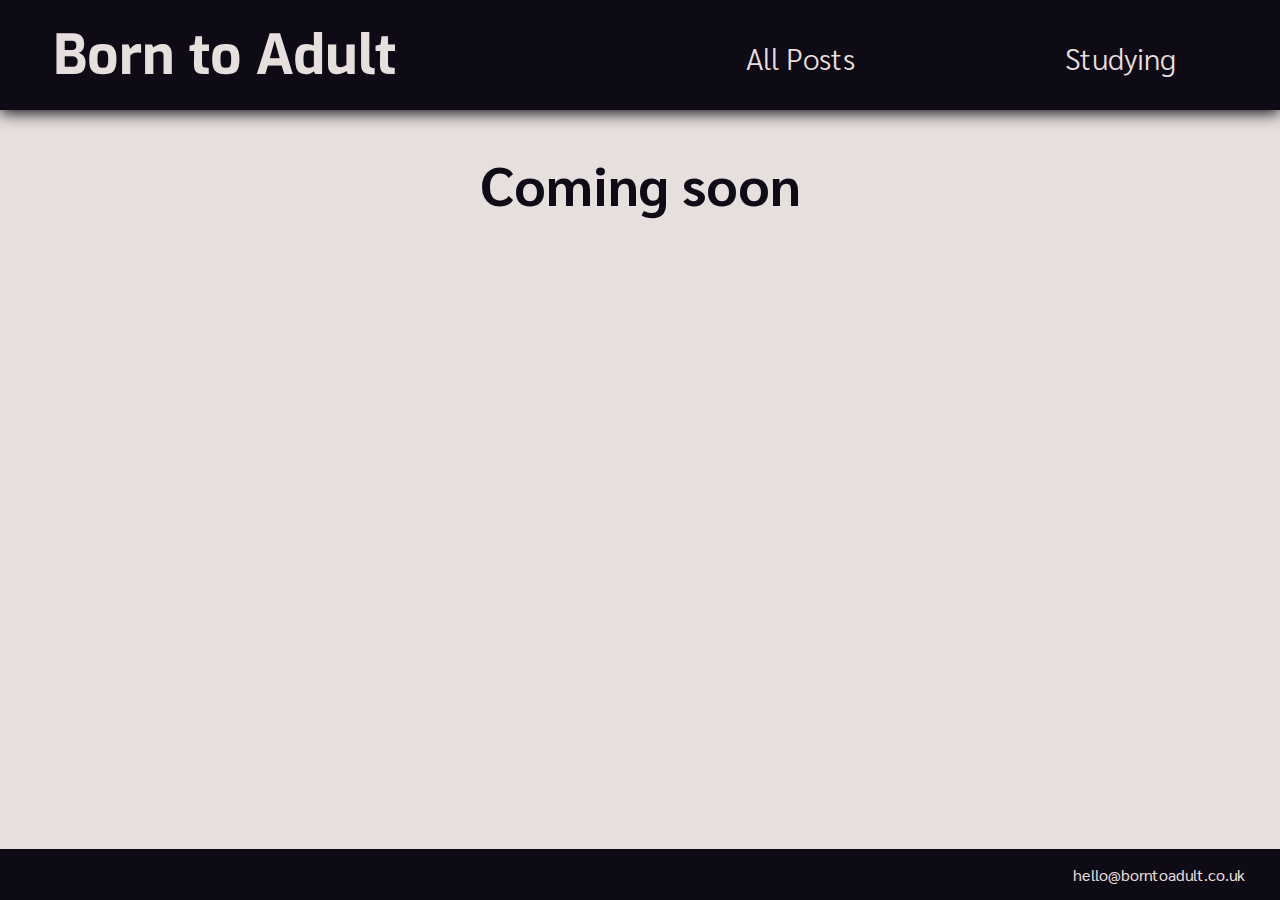
<file: index.html>
<!DOCTYPE html>

<html lang="en-GB">

	<head>
		<title>Coming soon | Born to Adult</title>
    <link href="https://fonts.googleapis.com/css2?family=Exo:ital,wght@0,400;0,700;1,400;1,700&family=Sarabun:ital,wght@0,300;0,400;0,700;1,400&display=swap" rel="stylesheet">
		<meta charset="UTF-8" />
		<meta name="description" content="The ramblings of an autist living independently, working and studying" />
		<meta name="viewport" content="width=device-width, initial-scale=1.0" />
		<meta name="tags" content="Blog, Adulting, Living Independently, Studying" />
		<meta name="author" content="Born to Adult" />
	  <link rel="stylesheet" href="css/styles.css" />
	</head>

  <body>
    <header>
      <div class="head">
        <a class="logo" href="index.html">Born to Adult</a>
        <button type="button" id="nav-btn" class="my-btn" aria-expanded="false">
          <svg id="burger" width="60" height="60">
            <line id="one" x1="15" y1="22.5" x2="40" y2="22.5" />
            <line id="two" x1="15" y1="30" x2="40" y2="30" />
            <line id="three" x1="15" y1="37.5" x2="40" y2="37.5" />
          </svg>
        </button>
      </div>
      <nav id="topNav" class="closed">
        <a class="nav-link" href="allPosts.html">All Posts</a>
        <a class="nav-link" href="study.html">Studying</a>
        <!-- <a class="nav-link" href=".html">Studying</a> -->
        <!-- <a class="nav-link" href="contact.html">
          <svg width="190" height="55">
            <rect x="0" y="0" width="190" height="55" />
            <text x="50%" y="50%" alignment-baseline="middle" text-anchor="middle">Contact me</text>
          </svg>
        </a> -->
      </nav>
    </header>

    <main class="homepage">
			<section class="title">
				<h1>
					Coming soon
				</h1>
			</section>
		</main>

		<footer>
			<div class="contact">
				<a href="mailto:hello@borntoadult.co.uk">
					hello@borntoadult.co.uk
				</a>
			</div>
		</footer>

    <script src="js/nav-button.js"></script>
  </body>
</html>
</file>
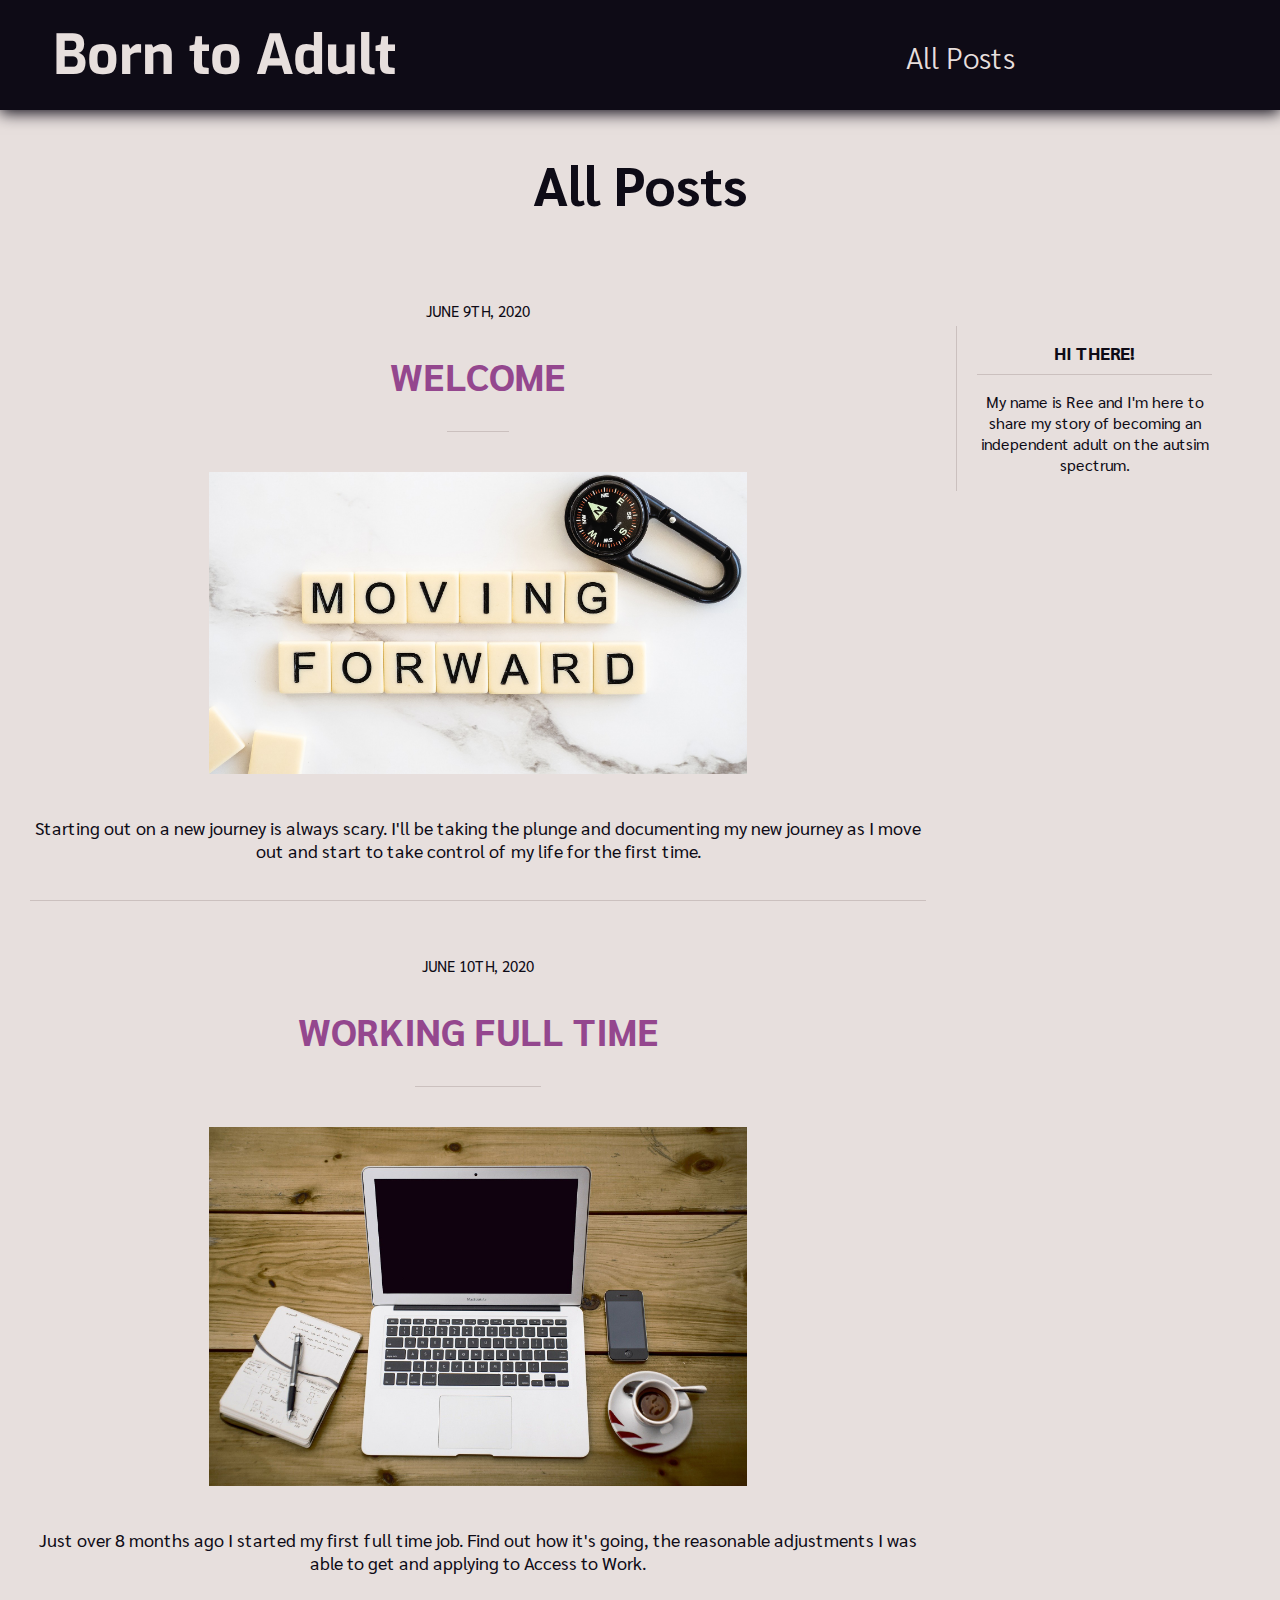
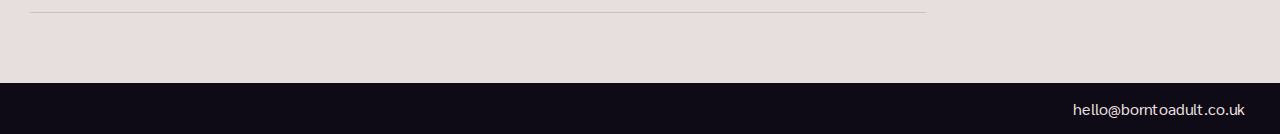
<file: allposts.html>
<!DOCTYPE html>

<html lang="en-GB">

	<head>
		<title>All Posts | Born to Adult</title>
    <link href="https://fonts.googleapis.com/css2?family=Exo:ital,wght@0,400;0,700;1,400;1,700&family=Sarabun:ital,wght@0,300;0,400;0,700;1,400&display=swap" rel="stylesheet">
		<meta charset="UTF-8" />
		<meta name="description" content="The ramblings of an autist living independently, working and studying" />
		<meta name="viewport" content="width=device-width, initial-scale=1.0" />
		<meta name="tags" content="Blog, Adulting, Living Independently, Studying" />
		<meta name="author" content="Born to Adult" />
	  <link rel="stylesheet" href="css/styles.css" />
	</head>

  <body>
    <header>
      <div class="head">
        <a class="logo" href="index.html">Born to Adult</a>
        <button type="button" id="nav-btn" class="my-btn" aria-expanded="false">
          <svg id="burger" width="60" height="60">
            <line id="one" x1="15" y1="22.5" x2="40" y2="22.5" />
            <line id="two" x1="15" y1="30" x2="40" y2="30" />
            <line id="three" x1="15" y1="37.5" x2="40" y2="37.5" />
          </svg>
        </button>
      </div>
      <nav id="topNav" class="closed">
        <a class="nav-link" href="allPosts.html">
          <div>
            All Posts
          </div>
        </a>
        <!-- <a class="nav-link" href="study.html">
          <div>
            Studying
          </div>
        </a> -->
        <!-- <a class="nav-link" href=".html">Studying</a> -->
        <!-- <a class="nav-link" href="contact.html">
          <svg width="190" height="55">
            <rect x="0" y="0" width="190" height="55" />
            <text x="50%" y="50%" alignment-baseline="middle" text-anchor="middle">Contact me</text>
          </svg>
        </a> -->
      </nav>
    </header>

    <main>
      <h1>
        All Posts
      </h1>
      <div class="content">
        <div class="postList">
          <section class="post">
            <div class="postHeader">
              <div class="date">
                <p>
                  June 9th, 2020
                </p>
              </div>
              <div class="postTitle">
                <a href="posts/090620welcome.html">
                  <h2>
                    Welcome
                  </h2>
                </a>
              </div>
            </div>
            <div class="picture">
              <img src="imgs/moving-forward-4777506_1920.jpg" alt="" />
            </div>
            <div class="snippet">
              <p>
                Starting out on a new journey is always scary. I'll be taking the plunge and documenting my new journey as I move out and start to take control of my life for the first time.
              </p>
            </div>
          </section>
          <section class="post">
            <div class="postHeader">
              <div class="date">
                <p>
                  June 10th, 2020
                </p>
              </div>
              <div class="postTitle">
                <a href="posts/100620workingfulltime.html">
                  <h2>
                    Working full time
                  </h2>
                </a>
              </div>
            </div>
            <div class="picture">
              <img src="imgs/home-office-336378_1920.jpg" alt="" />
            </div>
            <div class="snippet">
              <p>
                Just over 8 months ago I started my first full time job. Find out how it's going, the reasonable adjustments I was able to get and applying to Access to Work.
              </p>
            </div>
          </section>
        </div>
        <aside>
          <h2>
            Hi there!
          </h2>
          <p>
            My name is Ree and I'm here to share my story of becoming an independent adult on the autsim spectrum.
        </aside>
      </div>
		</main>

		<footer>
			<div class="contact">
				<a href="mailto:hello@borntoadult.co.uk">
					hello@borntoadult.co.uk
				</a>
			</div>
		</footer>

    <script src="js/nav-button.js"></script>
  </body>
</html>
</file>
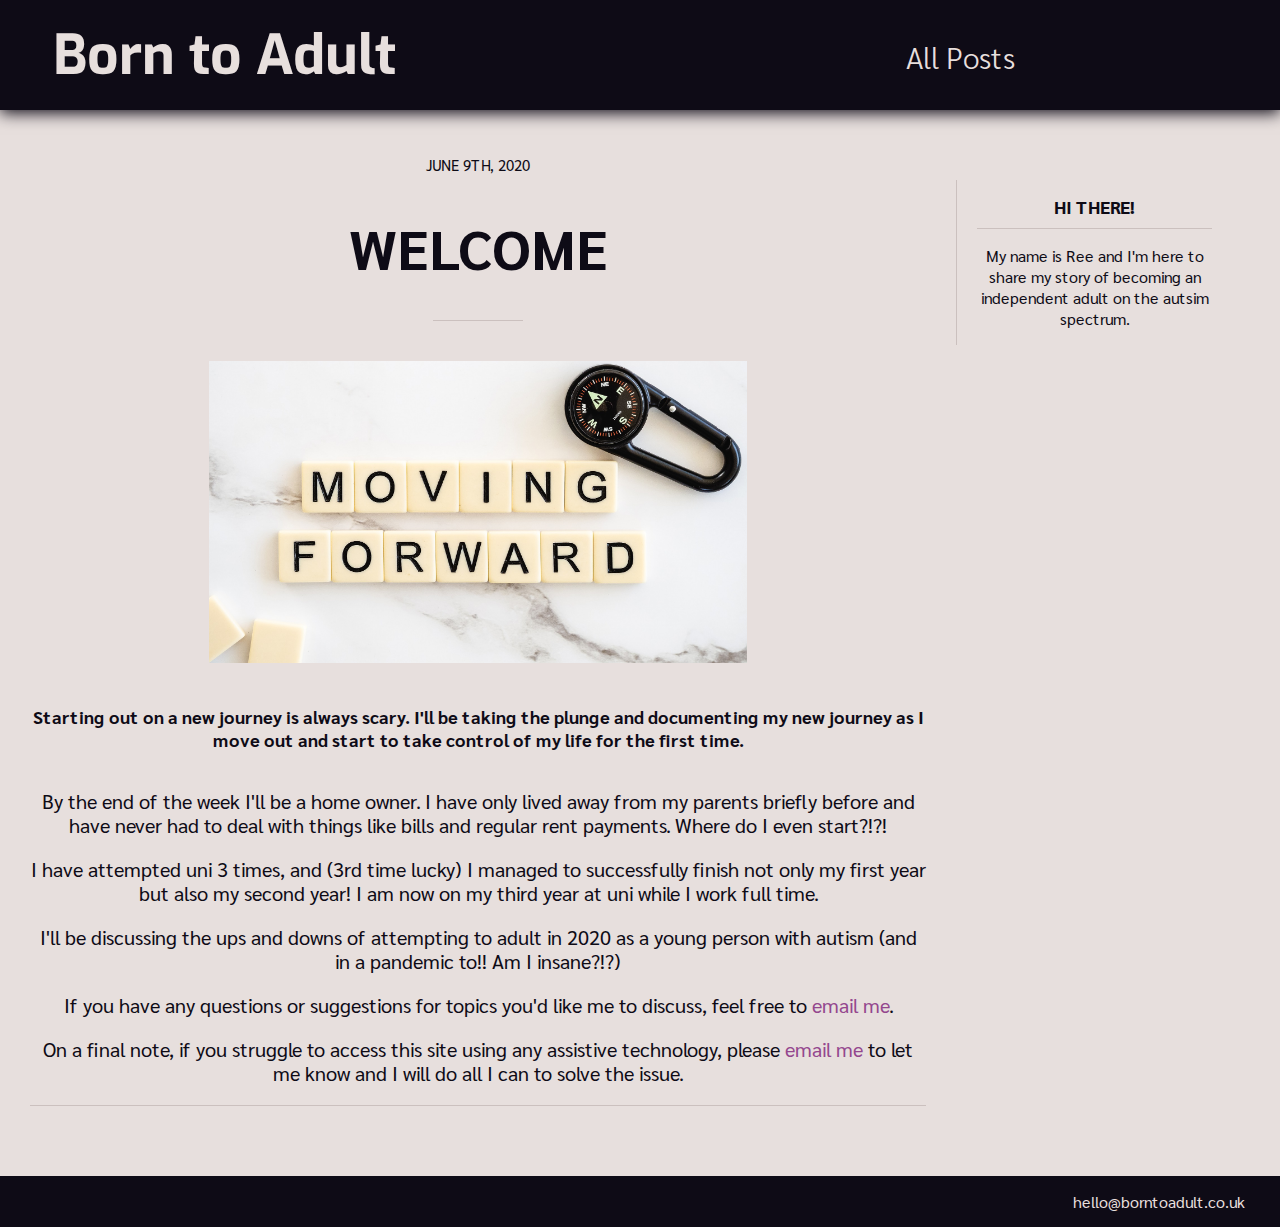
<file: posts/090620welcome.html>
<!DOCTYPE html>

<html lang="en-GB">

	<head>
		<title>Welcome | Born to Adult</title>
    <link href="https://fonts.googleapis.com/css2?family=Exo:ital,wght@0,400;0,700;1,400;1,700&family=Sarabun:ital,wght@0,300;0,400;0,700;1,400&display=swap" rel="stylesheet">
		<meta charset="UTF-8" />
		<meta name="description" content="The ramblings of an autist living independently, working and studying" />
		<meta name="viewport" content="width=device-width, initial-scale=1.0" />
		<meta name="tags" content="Blog, Adulting, Living Independently, Studying" />
		<meta name="author" content="Born to Adult" />
	  <link rel="stylesheet" href="../css/styles.css" />
	</head>

  <body>
    <header>
      <div class="head">
        <a class="logo" href="../index.html">Born to Adult</a>
        <button type="button" id="nav-btn" class="my-btn" aria-expanded="false">
          <svg id="burger" width="60" height="60">
            <line id="one" x1="15" y1="22.5" x2="40" y2="22.5" />
            <line id="two" x1="15" y1="30" x2="40" y2="30" />
            <line id="three" x1="15" y1="37.5" x2="40" y2="37.5" />
          </svg>
        </button>
      </div>
      <nav id="topNav" class="closed">
        <a class="nav-link" href="../allPosts.html">
          <div>
            All Posts
          </div>
        </a>
        <!-- <a class="nav-link" href="study.html">Studying</a> -->
        <!-- <a class="nav-link" href=".html">Studying</a> -->
        <!-- <a class="nav-link" href="contact.html">
          <svg width="190" height="55">
            <rect x="0" y="0" width="190" height="55" />
            <text x="50%" y="50%" alignment-baseline="middle" text-anchor="middle">Contact me</text>
          </svg>
        </a> -->
      </nav>
    </header>

    <main class="postPage">
      <div class="content">
        <section class="post">
          <div class="postHeader">
            <div class="date">
              <p>
                June 9th, 2020
              </p>
            </div>
            <div class="postTitle">
              <h1>
                Welcome
              </h1>
            </div>
          </div>
          <div class="picture">
            <img src="../imgs/moving-forward-4777506_1920.jpg" alt="" />
          </div>
          <div class="snippet">
            <p>
              Starting out on a new journey is always scary. I'll be taking the plunge and documenting my new journey as I move out and start to take control of my life for the first time.
            </p>
          </div>
          <div class="postContent">
            <p>
              By the end of the week I'll be a home owner. I have only lived away from my parents briefly before and have never had to deal with things like bills and regular rent payments. Where do I even start?!?!
            </p>
            <p>
              I have attempted uni 3 times, and (3rd time lucky) I managed to successfully finish not only my first year but also my second year! I am now on my third year at uni while I work full time.
            </p>
            <p>
              I'll be discussing the ups and downs of attempting to adult in 2020 as a young person with autism (and in a pandemic to!! Am I insane?!?)
            </p>
            <p>
              If you have any questions or suggestions for topics you'd like me to discuss, feel free to <a href="mailto:hello@borntoadult.co.uk">email me</a>.
            </p>
            <p>
              On a final note, if you struggle to access this site using any assistive technology, please <a href="mailto:hello@borntoadult.co.uk">email me</a> to let me know and I will do all I can to solve the issue.
            </p>
          </div>
        </section>
        <aside>
          <h2>
            Hi there!
          </h2>
          <p>
            My name is Ree and I'm here to share my story of becoming an independent adult on the autsim spectrum.
          </p>
        </aside>
      </div>
		</main>

		<footer>
			<div class="contact">
				<a href="mailto:hello@borntoadult.co.uk">
					hello@borntoadult.co.uk
				</a>
			</div>
		</footer>

    <script src="../js/nav-button.js"></script>
  </body>
</html>
</file>
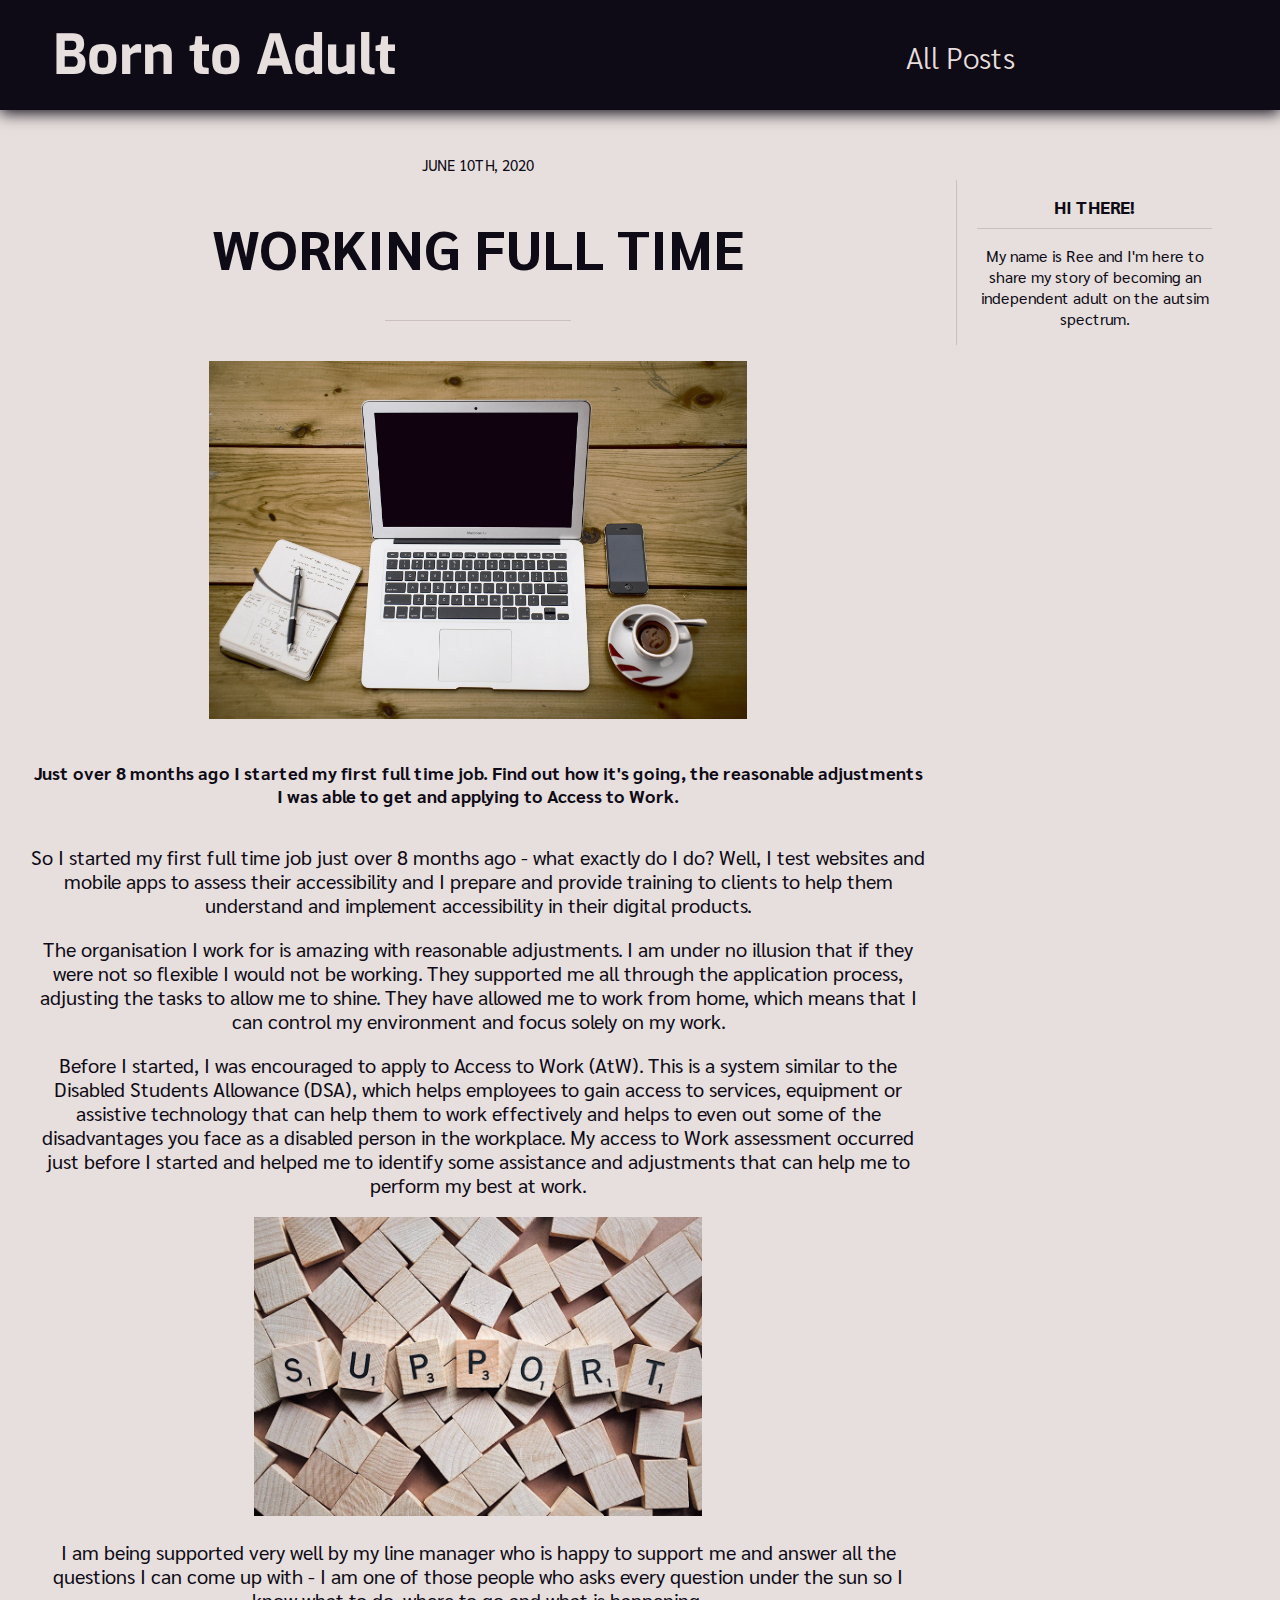
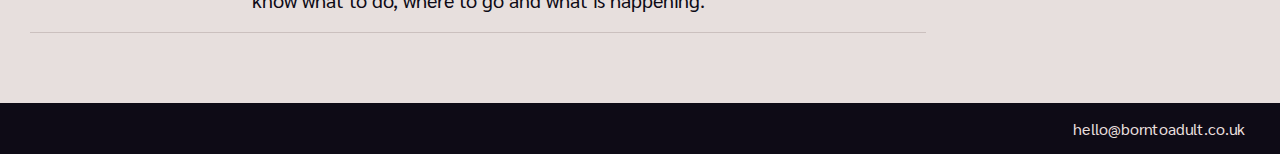
<file: posts/100620workingfulltime.html>
<!DOCTYPE html>

<html lang="en-GB">

	<head>
		<title>Working full time | Born to Adult</title>
    <link href="https://fonts.googleapis.com/css2?family=Exo:ital,wght@0,400;0,700;1,400;1,700&family=Sarabun:ital,wght@0,300;0,400;0,700;1,400&display=swap" rel="stylesheet">
		<meta charset="UTF-8" />
		<meta name="description" content="The ramblings of an autist living independently, working and studying" />
		<meta name="viewport" content="width=device-width, initial-scale=1.0" />
		<meta name="tags" content="Blog, Adulting, Living Independently, Studying" />
		<meta name="author" content="Born to Adult" />
	  <link rel="stylesheet" href="../css/styles.css" />
	</head>

  <body>
    <header>
      <div class="head">
        <a class="logo" href="../index.html">Born to Adult</a>
        <button type="button" id="nav-btn" class="my-btn" aria-expanded="false">
          <svg id="burger" width="60" height="60">
            <line id="one" x1="15" y1="22.5" x2="40" y2="22.5" />
            <line id="two" x1="15" y1="30" x2="40" y2="30" />
            <line id="three" x1="15" y1="37.5" x2="40" y2="37.5" />
          </svg>
        </button>
      </div>
      <nav id="topNav" class="closed">
        <a class="nav-link" href="../allPosts.html">
          <div>
            All Posts
          </div>
        </a>
        <!-- <a class="nav-link" href="study.html">Studying</a> -->
        <!-- <a class="nav-link" href=".html">Studying</a> -->
        <!-- <a class="nav-link" href="contact.html">
          <svg width="190" height="55">
            <rect x="0" y="0" width="190" height="55" />
            <text x="50%" y="50%" alignment-baseline="middle" text-anchor="middle">Contact me</text>
          </svg>
        </a> -->
      </nav>
    </header>

    <main class="postPage">
      <div class="content">
        <section class="post">
          <div class="postHeader">
            <div class="date">
              <p>
                June 10th, 2020
              </p>
            </div>
            <div class="postTitle">
              <h1>
                Working full time
              </h1>
            </div>
          </div>
          <div class="picture">
            <img src="../imgs/home-office-336378_1920.jpg" alt="" />
          </div>
          <div class="snippet">
            <p>
              Just over 8 months ago I started my first full time job. Find out how it's going, the reasonable adjustments I was able to get and applying to Access to Work.
            </p>
          </div>
          <div class="postContent">
            <p>
              So I started my first full time job just over 8 months ago - what exactly do I do? Well, I test websites and mobile apps to assess their accessibility and I prepare and provide training to clients to help them understand and implement accessibility in their digital products.
            </p>
            <p>
              The organisation I work for is amazing with reasonable adjustments. I am under no illusion that if they were not so flexible I would not be working. They supported me all through the application process, adjusting the tasks to allow me to shine. They have allowed me to work from home, which means that I can control my environment and focus solely on my work.
            </p>
            <p>
              Before I started, I was encouraged to apply to Access to Work (AtW). This is a system similar to the Disabled Students Allowance (DSA), which helps employees to gain access to services, equipment or assistive technology that can help them to work effectively and helps to even out some of the disadvantages you face as a disabled person in the workplace. My access to Work assessment occurred just before I started and helped me to identify some assistance and adjustments that can help me to perform my best at work.
            </p>
            <img src="../imgs/support-2355701_1920.jpg" alt="" style="width: 50%;" />
            <p>
              I am being supported very well by my line manager who is happy to support me and answer all the questions I can come up with - I am one of those people who asks every question under the sun so I know what to do, where to go and what is happening.
            </p>

          </div>
        </section>
        <aside>
          <h2>
            Hi there!
          </h2>
          <p>
            My name is Ree and I'm here to share my story of becoming an independent adult on the autsim spectrum.
          </p>
        </aside>
      </div>
		</main>

		<footer>
			<div class="contact">
				<a href="mailto:hello@borntoadult.co.uk">
					hello@borntoadult.co.uk
				</a>
			</div>
		</footer>

    <script src="../js/nav-button.js"></script>
  </body>
</html>
</file>
<file: css/styles.css>
*{-webkit-box-sizing:border-box;box-sizing:border-box}html{font-size:62.5%;min-height:100vh}body{display:-webkit-box;display:-ms-flexbox;display:flex;-webkit-box-orient:vertical;-webkit-box-direction:normal;-ms-flex-direction:column;flex-direction:column;background-color:#e7dfdd;color:#0e0b16;font-family:'Sarabun', sans-serif;font-size:1.6rem;min-height:100vh;margin:0;text-align:center}a{color:#94478E;text-decoration:none;-webkit-transition:color .5s ease;transition:color .5s ease}header{-webkit-box-align:center;-ms-flex-align:center;align-items:center;display:-webkit-box;display:-ms-flexbox;display:flex;-webkit-box-orient:vertical;-webkit-box-direction:normal;-ms-flex-direction:column;flex-direction:column;font-size:3rem;height:77px;position:relative;z-index:1}header .logo{font-family:'Exo', sans-serif;font-weight:bold;font-size:2.5rem}header a{color:#e7dfdd;font-weight:300;text-decoration:none;width:100%}header .head{-webkit-box-align:center;-ms-flex-align:center;align-items:center;display:-webkit-box;display:-ms-flexbox;display:flex;-webkit-box-orient:horizontal;-webkit-box-direction:normal;-ms-flex-direction:row;flex-direction:row;-webkit-box-pack:justify;-ms-flex-pack:justify;justify-content:space-between;background-color:#0e0b16;-webkit-box-shadow:0 3px 15px #0e0b16;box-shadow:0 3px 15px #0e0b16;font-size:1.75rem;font-weight:800;height:77px;width:100%}@media (min-width: 1000px){header{-webkit-box-orient:horizontal;-webkit-box-direction:normal;-ms-flex-direction:row;flex-direction:row;-webkit-box-pack:justify;-ms-flex-pack:justify;justify-content:space-between;background-color:#0e0b16;-webkit-box-shadow:0 3px 15px #0e0b16;box-shadow:0 3px 15px #0e0b16;height:110px}header .head{-webkit-box-shadow:none;box-shadow:none;width:35%}}@media (min-width: 600px){header .logo{font-size:3.5rem}}@media (min-width: 740px){header .logo{font-size:4.5rem}}@media (min-width: 1000px){header .logo{font-size:5.5rem}}.nav-link{padding:15px 15px 10px}.nav-link div{display:inline-block}.nav-link div:after{display:block;content:'';border-bottom:solid 3px #e7dfdd;-webkit-transform:scaleX(0);transform:scaleX(0);-webkit-transition:-webkit-transform .5s ease-in-out;transition:-webkit-transform .5s ease-in-out;transition:transform .5s ease-in-out;transition:transform .5s ease-in-out, -webkit-transform .5s ease-in-out}.nav-link:not(:last-child){padding-bottom:21px}.active{font-weight:bold}.nav-link:hover div:after,.nav-link:focus div:after,.nav-link:active div:after{-webkit-transform:scaleX(1);transform:scaleX(1)}.my-btn{background:transparent;border:0;margin:0 30px 0 0}.my-btn #burger line{stroke:#e7dfdd;stroke-linecap:round;stroke-width:3px}.my-btn #burger #one,.my-btn #burger #two,.my-btn #burger #three{opacity:1;-webkit-transition:all .5s ease-in-out;transition:all .5s ease-in-out}.my-btn.active #burger #one{-webkit-transform:translateX(24px) translateY(-6px) rotate(45deg);transform:translateX(24px) translateY(-6px) rotate(45deg)}.my-btn.active #burger #two{opacity:0}.my-btn.active #burger #three{-webkit-transform:translatex(-19px) translateY(22px) rotate(-45deg);transform:translatex(-19px) translateY(22px) rotate(-45deg)}.my-btn:hover #burger line,.my-btn:focus #burger line,.my-btn:active #burger line{stroke:#e7dfdd;stroke-width:4px;-webkit-transition:stroke .5s ease,stroke-width .5s ease;transition:stroke .5s ease,stroke-width .5s ease}.closed{display:none}.show{-webkit-box-align:center;-ms-flex-align:center;align-items:center;display:-webkit-box;display:-ms-flexbox;display:flex;-webkit-box-orient:vertical;-webkit-box-direction:normal;-ms-flex-direction:column;flex-direction:column;background-color:#0e0b16;width:100%;position:absolute;top:77px;left:0}@media (min-width: 1000px){.my-btn{display:none}.closed{-webkit-box-align:center;-ms-flex-align:center;align-items:center;display:-webkit-box;display:-ms-flexbox;display:flex;-webkit-box-orient:horizontal;-webkit-box-direction:normal;-ms-flex-direction:row;flex-direction:row;width:50%;opacity:100% !important}.nav-link:not(:last-child){padding-bottom:10px}}.title{-webkit-box-align:center;-ms-flex-align:center;align-items:center;display:-webkit-box;display:-ms-flexbox;display:flex;-webkit-box-orient:vertical;-webkit-box-direction:normal;-ms-flex-direction:column;flex-direction:column;-webkit-box-pack:center;-ms-flex-pack:center;justify-content:center;color:#0e0b16;min-height:75px;padding:0 10px;width:100%}h1{font-size:2.5rem}@media (min-width: 600px){.title{min-height:100px}h1{font-size:3.5rem}}@media (min-width: 740px){h1{font-size:4.5rem}}@media (min-width: 1000px){h1{font-size:5.5rem}}main{-webkit-box-align:center;-ms-flex-align:center;align-items:center;display:-webkit-box;display:-ms-flexbox;display:flex;-webkit-box-orient:vertical;-webkit-box-direction:normal;-ms-flex-direction:column;flex-direction:column;position:relative;z-index:0}.content{-webkit-box-align:flex-start;-ms-flex-align:flex-start;align-items:flex-start;display:-webkit-box;display:-ms-flexbox;display:flex;-webkit-box-orient:horizontal;-webkit-box-direction:normal;-ms-flex-direction:row;flex-direction:row;width:100%}.postList{-webkit-box-align:center;-ms-flex-align:center;align-items:center;display:-webkit-box;display:-ms-flexbox;display:flex;-webkit-box-orient:vertical;-webkit-box-direction:normal;-ms-flex-direction:column;flex-direction:column;margin:30px;width:70%}.post{-webkit-box-align:center;-ms-flex-align:center;align-items:center;display:-webkit-box;display:-ms-flexbox;display:flex;-webkit-box-orient:vertical;-webkit-box-direction:normal;-ms-flex-direction:column;flex-direction:column}.post .postHeader:after{border-bottom:1px solid #cbc0be;content:"";display:block;margin:0 auto 40px;width:35%}.post .postHeader .date{font-size:1.5rem;text-transform:uppercase}.post .postHeader .postTitle{font-size:2.5rem;text-transform:uppercase}.post .picture img{width:60%}.post .snippet{font-size:1.8rem;margin:20px 0}.post:after{border-bottom:1px solid #cbc0be;content:"";display:block;margin:0 auto 40px;width:100%}.postPage .post{border:none;margin:30px;width:70%}.postPage .postContent{font-size:2rem;line-height:2.4rem}.postPage .snippet{font-weight:bold;margin-bottom:0}aside{border-left:1px solid #cbc0be;padding-left:20px;margin-top:70px;width:20%}aside h2{border-bottom:1px solid #cbc0be;font-size:1.8rem;padding-bottom:10px;text-transform:uppercase;width:auto}footer{-webkit-box-align:center;-ms-flex-align:center;align-items:center;display:-webkit-box;display:-ms-flexbox;display:flex;-webkit-box-orient:vertical;-webkit-box-direction:normal;-ms-flex-direction:column;flex-direction:column;background-color:#0e0b16;color:#e7dfdd;padding-bottom:10px}footer img{margin:10px}footer .contact{display:-webkit-box;display:-ms-flexbox;display:flex;-webkit-box-orient:vertical;-webkit-box-direction:normal;-ms-flex-direction:column;flex-direction:column}footer .contact a{padding:5px;text-decoration:none}@media (min-width: 700px){footer{-webkit-box-orient:horizontal;-webkit-box-direction:normal;-ms-flex-direction:row;flex-direction:row;height:auto;margin-top:auto;max-height:100px;padding:10px 0}footer a{color:#e7dfdd}footer a:hover,footer a:focus{color:#e7dfdd}footer .footer-logo{width:35%}footer img{margin-left:30px}footer .contact{-webkit-box-orient:horizontal;-webkit-box-direction:normal;-ms-flex-direction:row;flex-direction:row;margin-left:auto;margin-right:30px}}

/*# sourceMappingURL=styles.css.map */
</file>
